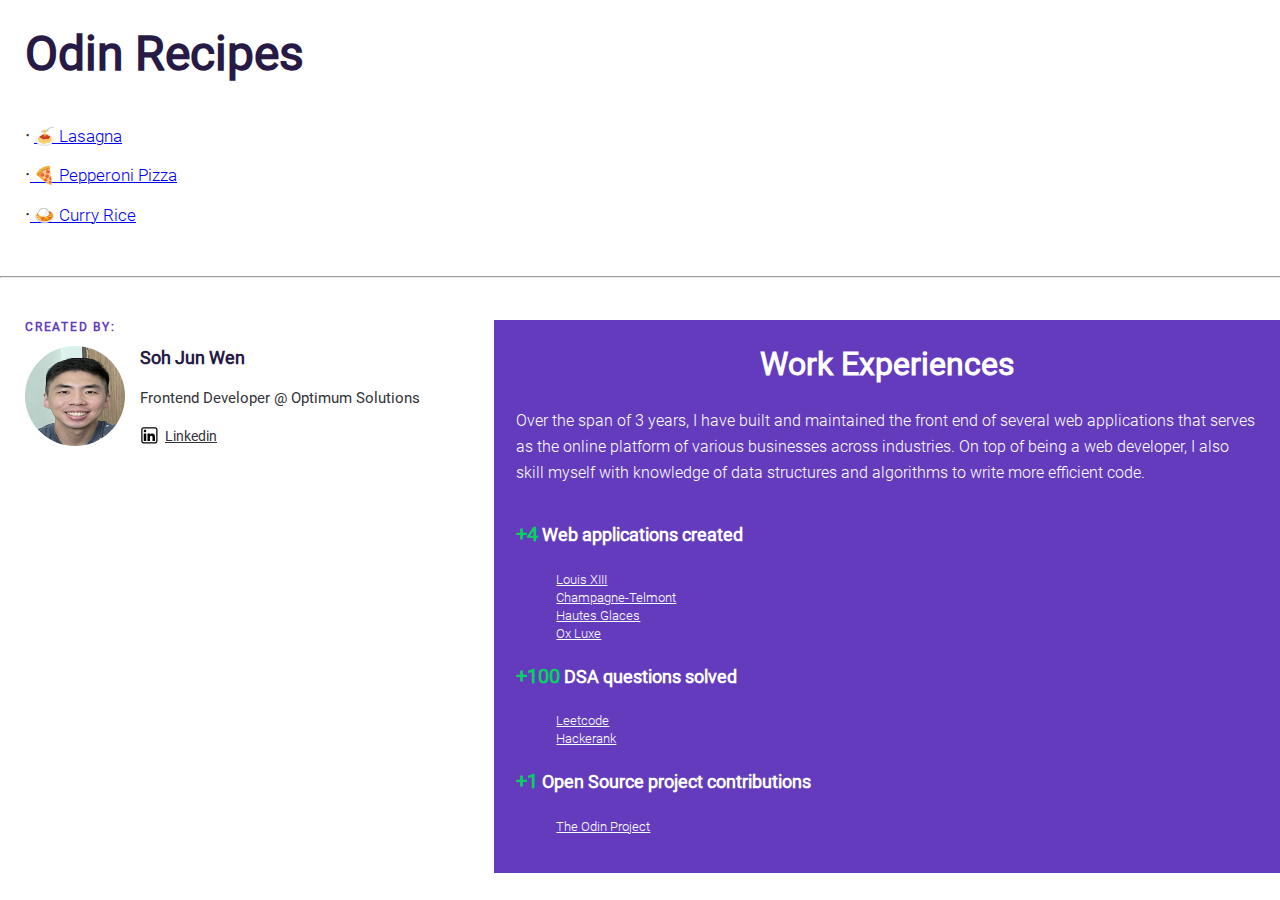
<file: index.html>
<!DOCTYPE html>
<html lang="en">

<head>
    <meta charset="UTF-8">
    <meta name="viewport" content="width=device-width, initial-scale=1.0">
    <title>Document</title>
    <link rel="stylesheet" href="style.css">
</head>

<body>
    <main>
        <section class="recipes-container">
            <h1>Odin Recipes</h1>
            <ul>
                <li>
                    <a href="./recipes/lasagna.html">🍝 Lasagna</a>
                </li>
                <li><a href="./recipes/placeholder2.html"> 🍕 Pepperoni Pizza</a></li>
                <li><a href="./recipes/placeholder1.html"> 🍛 Curry Rice</a></li>
            </ul>
        </section>

        <hr>

        <aside>
            <small>
                <div class="author-title">Created By:</div>
                <div class="author-container">
                    <img class="author-image" src="./img/sjw.png" alt="Author's picture">
                    <div class="author-info">
                        <div>Soh Jun Wen</div>
                        <p>Frontend Developer @ Optimum Solutions</p>
                        <div>
                            <img src="./img/logo-linkedin.svg" alt="linkedin logo">
                            <a href="https://www.linkedin.com/in/sohjunwen">Linkedin</a>
                        </div>
                    </div>
                </div>
            </small>
            <section>
                <header>
                    <h2>Work Experiences</h2>
                    <p>Over the span of 3 years, I have built and maintained the front end of several web applications
                        that
                        serves as the online platform of various businesses across industries. On top of being a web
                        developer,
                        I also skill myself with knowledge of data structures and algorithms to write more efficient
                        code.
                    </p>
                </header>
                <div class="websites">
                    <h3><span>+4</span> Web applications created</h3>
                    <ul>
                        <li><a href="https://louisxiii-cognac.com">Louis XIII</a></li>
                        <li><a href="https://us.champagne-telmont.com">Champagne-Telmont</a></li>
                        <li><a href="https://hautesglaces.com/">Hautes Glaces</a></li>
                        <li><a href="https://oxluxe.com/">Ox Luxe</a></li>
                    </ul>
                </div>
                <div class="dsa-questions">
                    <h3><span>+100</span> DSA questions solved</h3>
                    <ul>
                        <li><a href="https://leetcode.com/jwsoh/">Leetcode</a></li>
                        <li><a href="https://www.hackerrank.com/profile/mail_junwen">Hackerank</a></li>
                    </ul>
                </div>
                <div class="open-source">
                    <h3><span>+1</span> Open Source project contributions</h3>
                    <ul>
                        <li><a href="https://www.theodinproject.com/">The Odin Project</a></li>
                    </ul>
                </div>
   
            </section>
        </aside>
    </main>
</body>

</html>
</file>
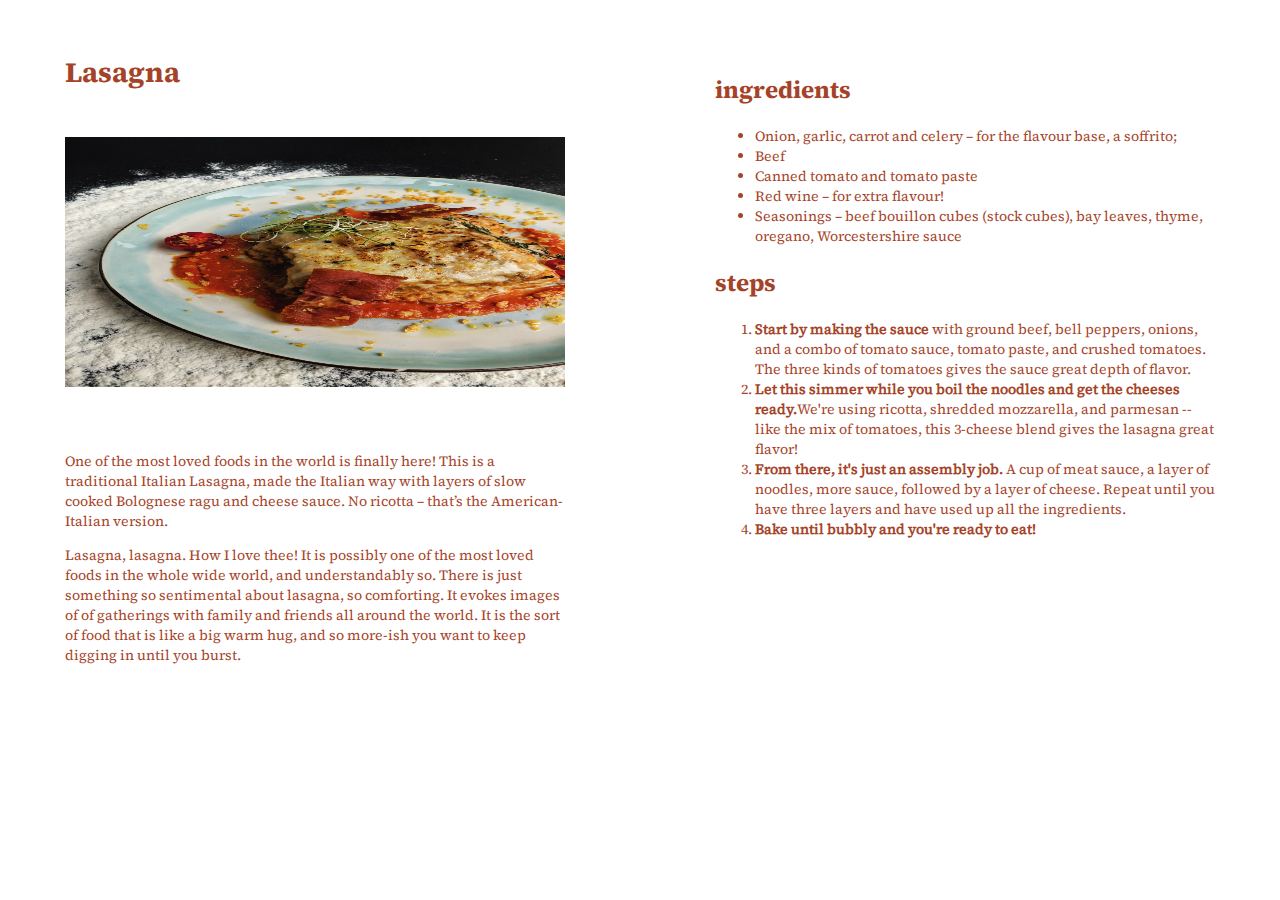
<file: recipes/lasagna.html>
<!DOCTYPE html>
<html lang="en">

<head>
    <meta charset="UTF-8">
    <meta name="viewport" content="width=device-width, initial-scale=1.0">
    <title>Document</title>
    <link rel="stylesheet" href="../css/recipes.css">
</head>

<body>
    <section>
        <header>
            <h1>Lasagna</h1>
            <img src="../img/lasagna.jpg" alt="A plate of Lasagna.">
        </header>

        <p>
            One of the most loved foods in the world is finally here! This is a traditional Italian Lasagna, made the
            Italian way with layers of slow cooked Bolognese ragu and cheese sauce. No ricotta – that’s the
            American-Italian
            version.
        </p>
        <p>
            Lasagna, lasagna. How I love thee! It is possibly one of the most loved foods in the whole wide world, and
            understandably so. There is just something so sentimental about lasagna, so comforting. It evokes images of
            of
            gatherings with family and friends all around the world. It is the sort of food that is like a big warm hug,
            and
            so more-ish you want to keep digging in until you burst.
        </p>
    </section>
    <main>
        <section>
            <h2>ingredients</h2>
            <ul>
                <li>Onion, garlic, carrot and celery – for the flavour base, a soffrito;</li>
                <li>Beef</li>
                <li>Canned tomato and tomato paste</li>
                <li>Red wine – for extra flavour!</li>
                <li>Seasonings – beef bouillon cubes (stock cubes), bay leaves, thyme, oregano, Worcestershire sauce
                </li>
            </ul>

        </section>
        <section>
            <h2>steps</h2>
            <ol>
                <li>
                    <strong>Start by making the sauce</strong> with ground beef, bell peppers, onions, and a combo of
                    tomato
                    sauce, tomato paste,
                    and crushed tomatoes. The three kinds of tomatoes gives the sauce great depth of flavor.
                </li>
                <li>
                    <strong>Let this simmer while you boil the noodles and get the cheeses ready.</strong>We're using
                    ricotta,
                    shredded
                    mozzarella, and parmesan -- like the mix of tomatoes, this 3-cheese blend gives the lasagna great
                    flavor!
                </li>
                <li><strong>From there, it's just an assembly job.</strong> A cup of meat sauce, a layer of noodles,
                    more sauce,
                    followed by a
                    layer of cheese. Repeat until you have three layers and have used up all the ingredients.</li>
                <li>
                    <strong>Bake until bubbly and you're ready to eat!</strong>
                </li>
            </ol>

        </section>
    </main>
</body>

</html>
</file>
<file: style.css>
@font-face {
  font-family: 'Roboto';
  src: url('./fonts/Roboto-Regular.woff2') format('woff2');
}

@font-face {
  font-family: 'Roboto-Light';
  src: url('./fonts/Roboto-Light.woff2') format('woff2');
}

body {
  margin: 24px 0 0 0;
}

body > header {
  margin: 0 25px;
}

main {
  display: flex;
  flex-direction: column;
  gap: 42px;
}

main > .recipes-container {
  margin: 0 25px;
}

h1,
header>p {
  text-align: center;
}

h1 {
  color: #271A45;
  font-size: 48px;
  font-family: 'Roboto';
  font-weight: 700;
  line-height: 60px;
  word-wrap: break-word;
  margin: 0 0 32px 0;
}

header>p {
  color: #323238;
  font-size: 20px;
  font-family: 'Roboto';
  font-weight: 400;
  line-height: 32px;
  word-wrap: break-word;
  margin: 32px 0;
}

.recipes-container>h3 {
  color: #271A45;
  font-size: 40px;
  font-family: Roboto;
  font-weight: 700;
  line-height: 50px;
  word-wrap: break-word;
  margin: 0 0 32px 0;
}

.recipes-container>ul {
  padding: 0;
  margin: 0;
  color: #323238;
  font-size: 17px;
  font-family: Roboto;
  font-weight: 400;
  line-height: 38.40px;
  word-wrap: break-word;
  list-style-type: none;
}

.recipes-container>ul>li:before {
  content: '\00b7';
  font-size: 20px;
}

.recipes-container>ul a {
  text-decoration-thickness: 1.2px;
  text-underline-offset: 1.3px;
  font-family: 'Roboto-Light';
}

main > hr {
  color: black;
  margin: 0 25px;
  width: calc(100vw - 50px);
}

.author-title {
  color: #633BBC;
  font-size: 12px;
  font-family: Roboto;
  font-weight: 700;
  text-transform: uppercase;
  margin: 0;
  letter-spacing: 1.80px;
  word-wrap: break-word;
  padding: 0 25px;
}

.author-container {
  display: flex;
  gap: 15px;
  padding: 0 25px;
}

.author-container > img {
  border-radius: 50%;
  height: 100px;
  width: 100px;
}

.author-info {
  display: flex;
  flex-direction: column;
  justify-content: space-between;
}

.author-info > div:first-of-type {
  color: #271A45;
  font-size: 18px;
  font-family: Roboto;
  font-weight: 700;
  line-height: 24px;
  word-wrap: break-word;
}

.author-info > p {
  color: #323238;
  font-size: 15px;
  font-family: Roboto;
  font-weight: 400;
  line-height: 24px;
  word-wrap: break-word;
  margin: 0;
}

.author-info > div:last-of-type {
  display: flex;
  gap: 5px;
  align-items: center;
}

.author-info > div:last-of-type > p {
  margin: 0;
}

.author-info > div:last-of-type > img {
  width: 20px;
  height: 20px;
}

.author-info > div:last-of-type > a {
    color: #323238;
    font-size: 14px;
    font-family: Roboto;
    font-weight: 400;
    text-decoration: underline;
    word-wrap: break-word;
}

main > aside > small {
  display: flex;
  flex-direction: column;
  gap: 12px;
  margin-bottom: 27px;
}

main > aside > section h2 {
  margin: 0;
  color: white;
  font-size: 32px;
  font-family: Roboto;
  font-weight: 700;
  line-height: 88px;
  word-wrap: break-word;
  text-align: center;
}

main > aside p {
  color: white;
  font-size: 16px;
  font-family: 'Roboto-Light';
  font-weight: 400;
  line-height: 26px;
  word-wrap: break-word;
  margin: 0 0 32px 0;
}

main > aside > section {
  padding: 0 22px 22px 22px;
  background-color: #633BBC;
}

main > aside h3 > span {
  color: #04D361;
  font-size: 20px;
  font-family: Roboto;
  font-weight: 700;
  line-height: 33.60px;
  word-wrap: break-word;
}

main > aside h3 {
  color: white;
font-size: 18px;
font-family: Roboto;
font-weight: 700;
line-height: 33.60px;
word-wrap: break-word;
}

.websites ul,
.dsa-questions ul,
.open-source ul {
  list-style-type: none;
}

.websites ul a,
.dsa-questions ul a,
.open-source ul a {
  text-decoration-thickness: 1.2px;
  text-underline-offset: 1.3px;
  font-family: 'Roboto-Light';
  font-size: 13px;
  color: white;
}

@media screen and (min-width: 769px) {
  h1,
  header>p {
    text-align: left;
  }

  main {
    display: flex;
  }

  main>.recipes-container {
    width: 60%;
  }

  main > hr {
    width: 100vw;
    margin: 0;
  }

  main>aside {
    display: flex;
  }

  main > aside > small {
    width: 40%;
  }

  main > aside > section {
    width: 60%;
  }
}
</file>
<file: css/recipes.css>
@font-face {
    font-family: 'SourceSerif4-Bold';
    src: url('../fonts/SourceSerif4-Bold.woff2') format('woff2');
}

@font-face {
    font-family: 'SourceSerif4';
    src: url('../fonts/SourceSerif4-Regular.woff2') format('woff2');
}

body {
    margin: 53px 37px 54px 37px;
}

h1 {
    color: #A54328;
    font-size: 28.34px;
    font-family: SourceSerif4-Bold;
    word-wrap: break-word;
    margin: 0;
}

header>img {
    width: 100%;
    height: 250px;
    margin: 46px 0;
}

body > section >p:first-of-type,
body > section >p:nth-of-type(2),
ul,
ol {
    color: #A54328;
    font-size: 14.17px;
    font-family: SourceSerif4;
    font-weight: 400;
    word-wrap: break-word;
}

h2 {
    color: #A54328;
    font-family: SourceSerif4-Bold;
}

@media screen and (min-width: 769px) {
    body {
        display: flex;
        justify-content: center;
        margin: 53px 37px 54px 37px;
        gap: 150px;
    }

    body > section,
    body > main {
        max-width: 500px;
    }
}
</file>
